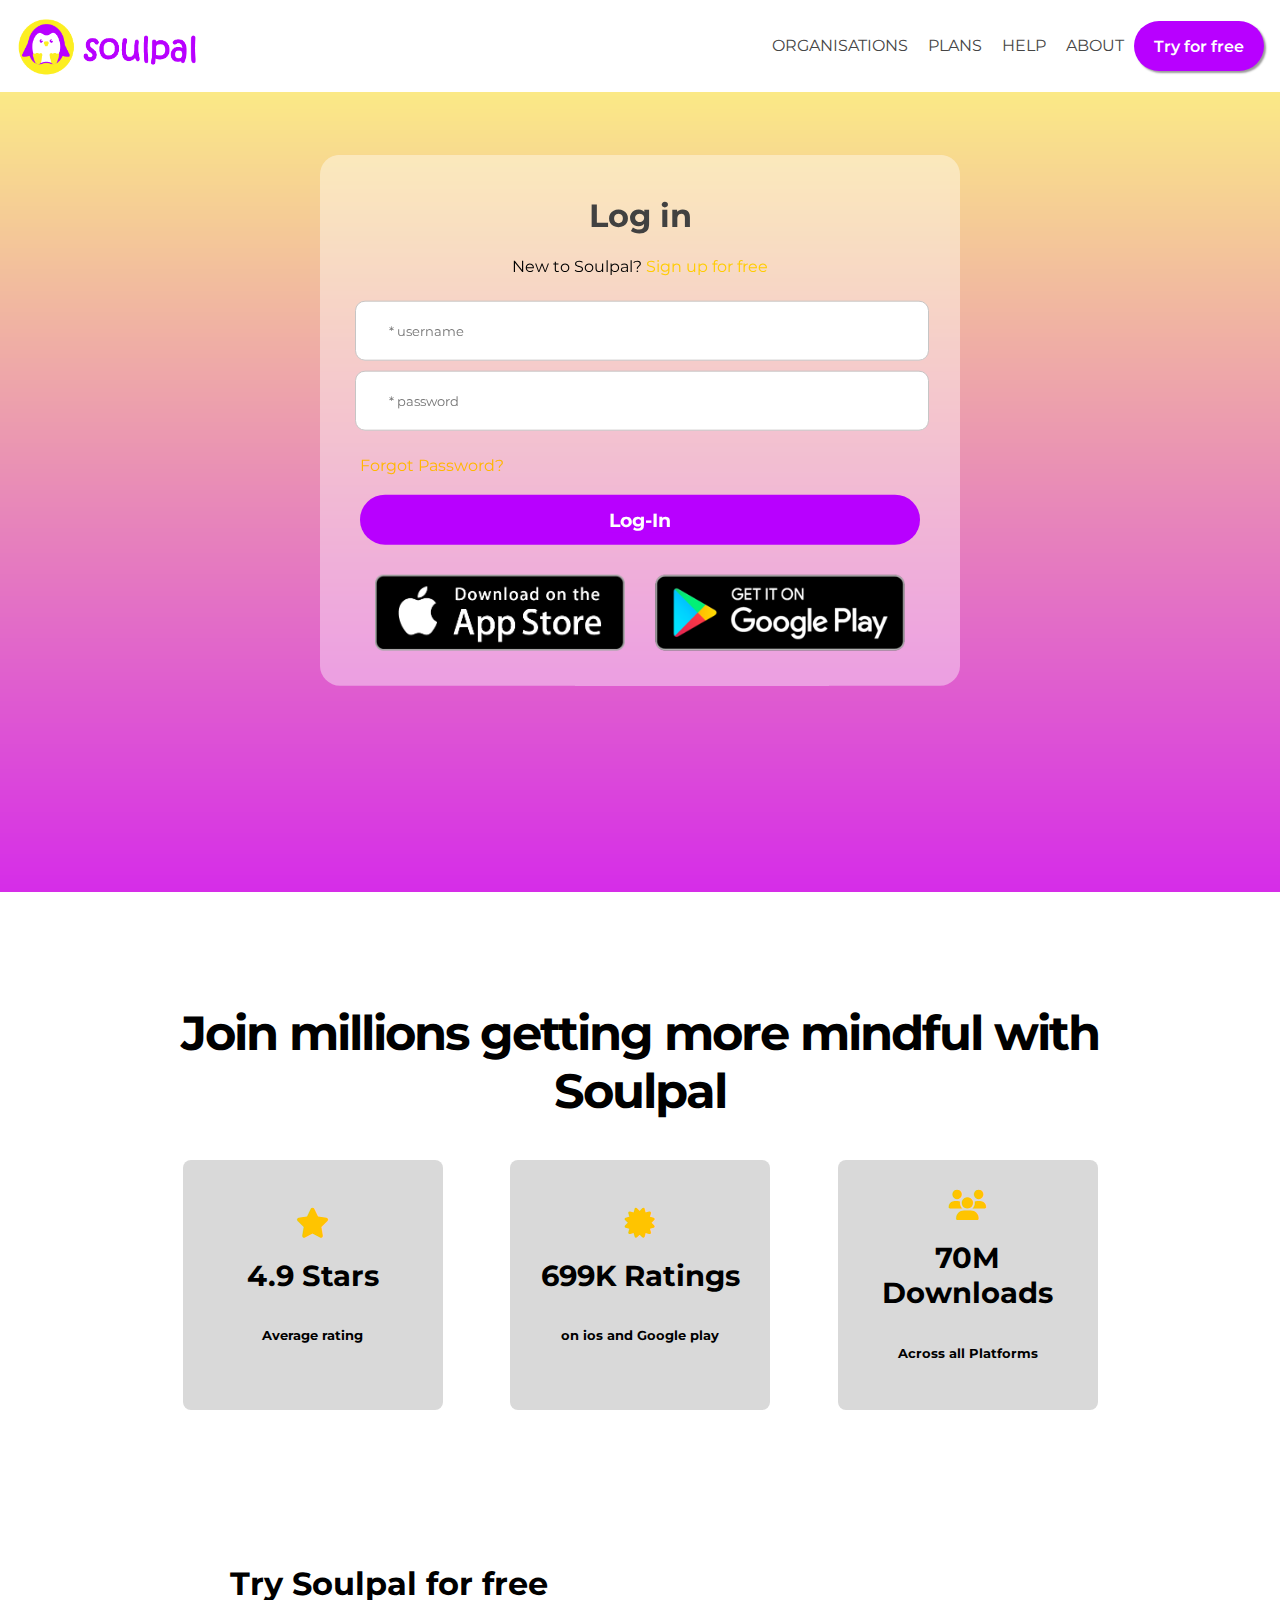
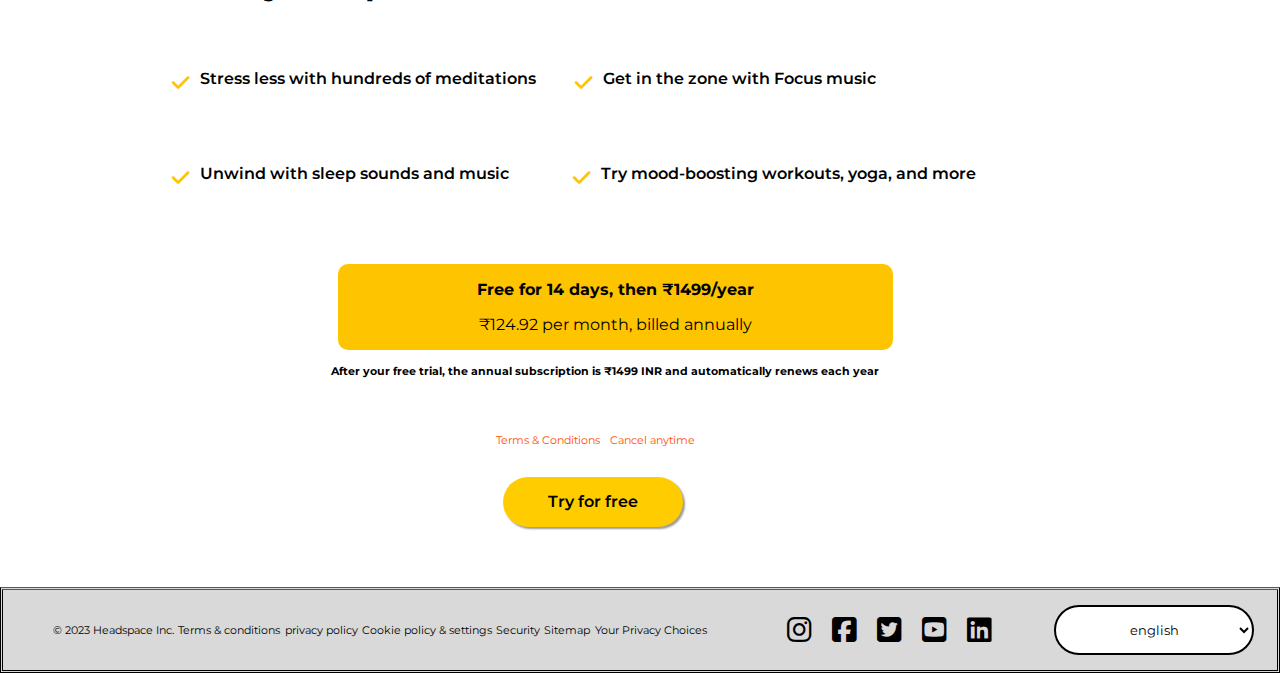
<file: login.html>
<!DOCTYPE html>
<html lang="en">

<head>
    <meta charset="UTF-8">
    <meta name="viewport" content="width=device-width, initial-scale=1.0">
    <title>login</title>
    <link rel="stylesheet" href="login.css">
    <link rel="stylesheet" href="https://cdnjs.cloudflare.com/ajax/libs/font-awesome/6.5.1/css/all.min.css">
</head>

<body>
    <header>

        <div class="navbar">
            <div class="mainlogo"><a href="index.html" target="_blank"><img src="img\main logo w space.png"
                        class="img1"></a>
            </div>
            <div class="nav1">
                <ul class="nav1-1">
                    <li>ORGANISATIONS</li>
                    <li>PLANS</li>
                    <li>HELP</li>
                    <li>ABOUT</li>
                </ul>
                <div class="sign-in">
                    <a href="index.html" class="signininner"> Try for free</a>
                </div>
            </div>


    </header>
    <section>
        <div class="mainbody">
            <h1>Log in</h1>
            <div class="signup">
                New to Soulpal? <a href="signup.html " target="_blank">Sign up for free</a>
            </div>

            <form method="post">
                <div class="text_field">
                    <input type="text" placeholder=" * username" class="input">
                </div>
                <div class="text_field">
                    <input type="password" placeholder=" * password" class="input">
                </div>

                <div class="forgotpass">Forgot Password?</div>
                <div class="submitbutton"><input type="submit" value="Log-In" class="button"> </div>
                <div class="extlinks">
                    <img src="img\1x\app-store.png" class="applink">
                    <img src="img/1x/google-play.png" class="applink">
                </div>

            </form>

        </div>
    </section>
    <footer>
        <div class="footer-1">
            <div class="footer-1-1">
                <div class="footer-1-heading">
                    <h1>Join millions getting more mindful with Soulpal</h1>
                </div>
                <div class="footer-1-state">
                    <div class="state-box1 box">
                        <div class="box-img"><i class="fa-solid fa-star"></i></div>
                        <h3> 4.9 Stars</h3>
                        <h5>Average rating</h5>
                    </div>
                    <div class="state-box2 box">
                        <div class="box-img"><i class="fa-solid fa-certificate"></i></div>
                        <h3> 699K Ratings </h3>
                        <h5>on ios and Google play</h5>

                    </div>
                    <div class="state-box3 box">
                        <div class="box-img"><i class="fa-solid fa-users"></i></div>
                        <h3>70M Downloads</h3>
                        <h5>Across all Platforms</h5>
                    </div>
                </div>
            </div>

        </div>

        <div class="footer-1">
            <div class="footer-1-2">
                <h2> Try Soulpal for free</h2>
                <div class="check">
                    <div class="check-1">
                        <div class="check1 flex">
                            <i class="fa-solid fa-check"></i>
                            <p>Stress less with hundreds of meditations</p>
                        </div>
                        <div class="check2 flex">
                            <i class="fa-solid fa-check"></i>
                            <p>Get in the zone with Focus music</p>
                        </div>
                    </div>
                    <div class="check-1">
                        <div class="check3 flex">
                            <i class="fa-solid fa-check"></i>
                            <p>Unwind with sleep sounds and music</p>
                        </div>
                        <div class="check4 flex">
                            <i class="fa-solid fa-check"></i>
                            <p>Try mood-boosting workouts, yoga, and more</p>
                        </div>
                    </div>
                </div>
            </div>
        </div>
        <div class="footer-1 fomter">
            <div class="plan-box planbox-2">
                <p class="plan-box1 txt"><b>Free for 14 days, then ₹1499/year</b></p>
                <p class="plan-box2 txt">₹124.92 per month, billed annually</p>
            </div>
        </div>
        <div class="footer-1 fomter2">
            <h6>After your free trial, the annual subscription is ₹1499 INR and automatically renews each year</h6>
        </div>
        <div class="footer-1 tandc fomter2">
            <a href="#">Terms & Conditions</a>
            <a href="#" class="a2"> Cancel anytime</a>
        </div>
        <div class="footer-1 sigma">
            <div class="lasttry"><a href="#" class="signininner innercolor">Try for free </a></div>
        </div>

        <div class="footer-2">
            <div class="formality">
                <p>© 2023 Headspace Inc.</p>
                <p>Terms & conditions</p>
                <p>privacy policy</p>
                <p> Cookie policy & settings</p>
                <p> Security</p>
                <p> Sitemap</p>
                <p> Your Privacy Choices</p>
            </div>
            <div class="socials">
                <i class="fa-brands fa-instagram"></i>
                <i class="fa-brands fa-square-facebook"></i>
                <i class="fa-brands fa-square-twitter"></i>
                <i class="fa-brands fa-square-youtube"></i>
                <i class="fa-brands fa-linkedin"></i>
            </div>
            <div class="lan">
                <select>
                    <option value="english">english</option>
                    <option value="hindi">hindi</option>
                    <option value="french">french</option>
                    <option value="U.K">U.K</option>
                </select>
            </div>
        </div>
    </footer>

</body>

</html>
</file>
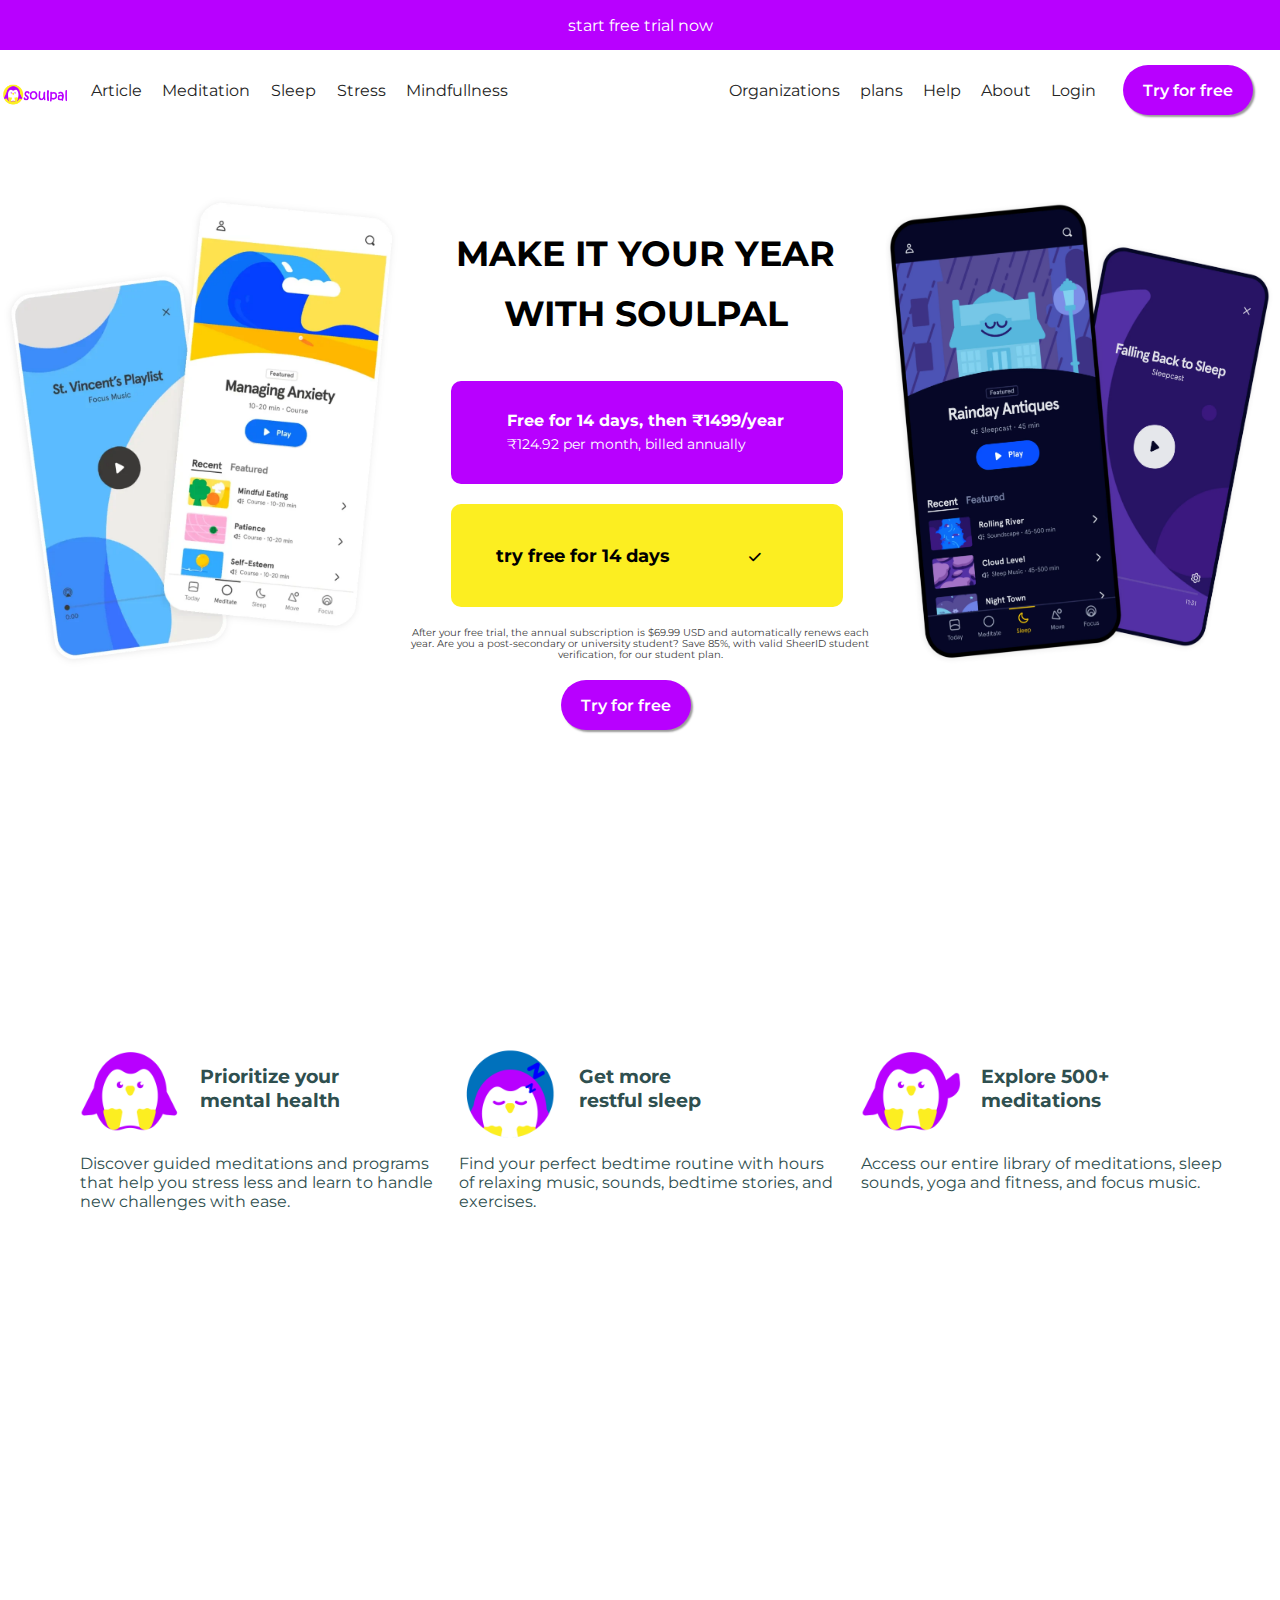
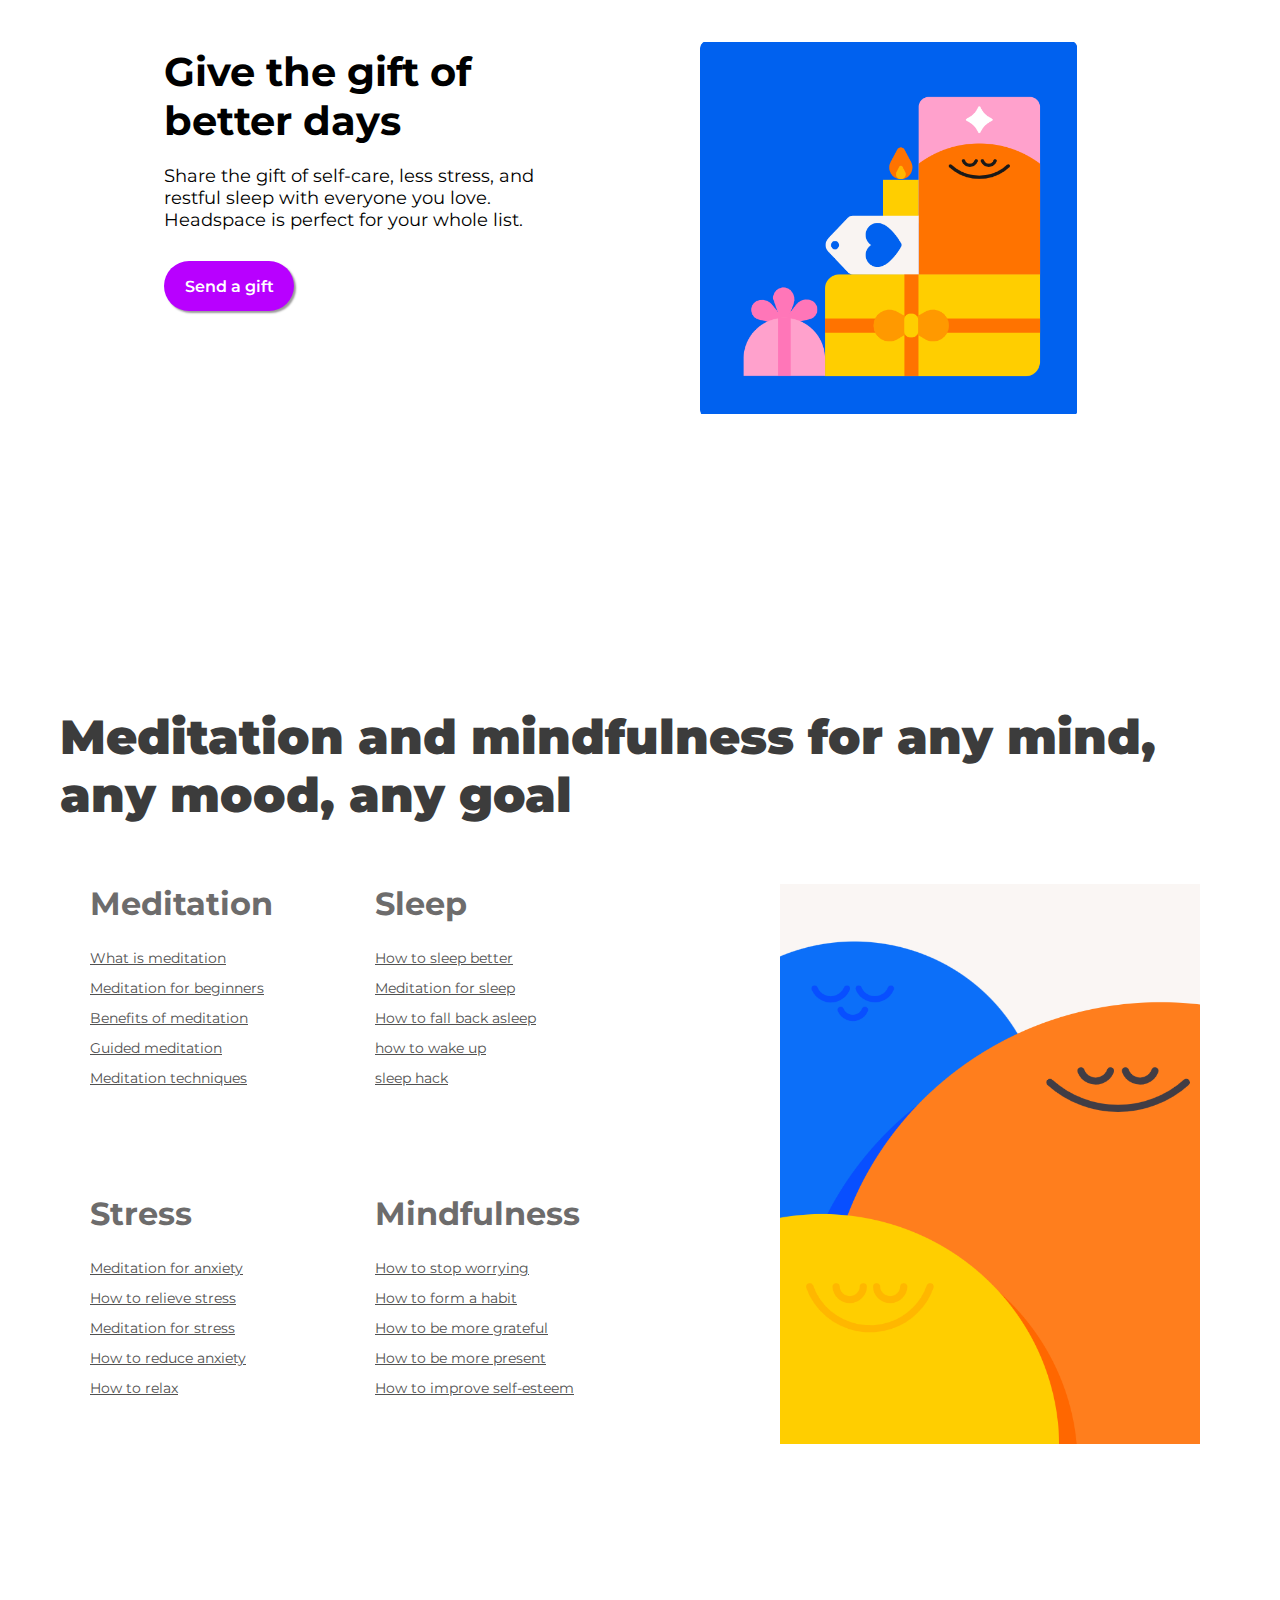
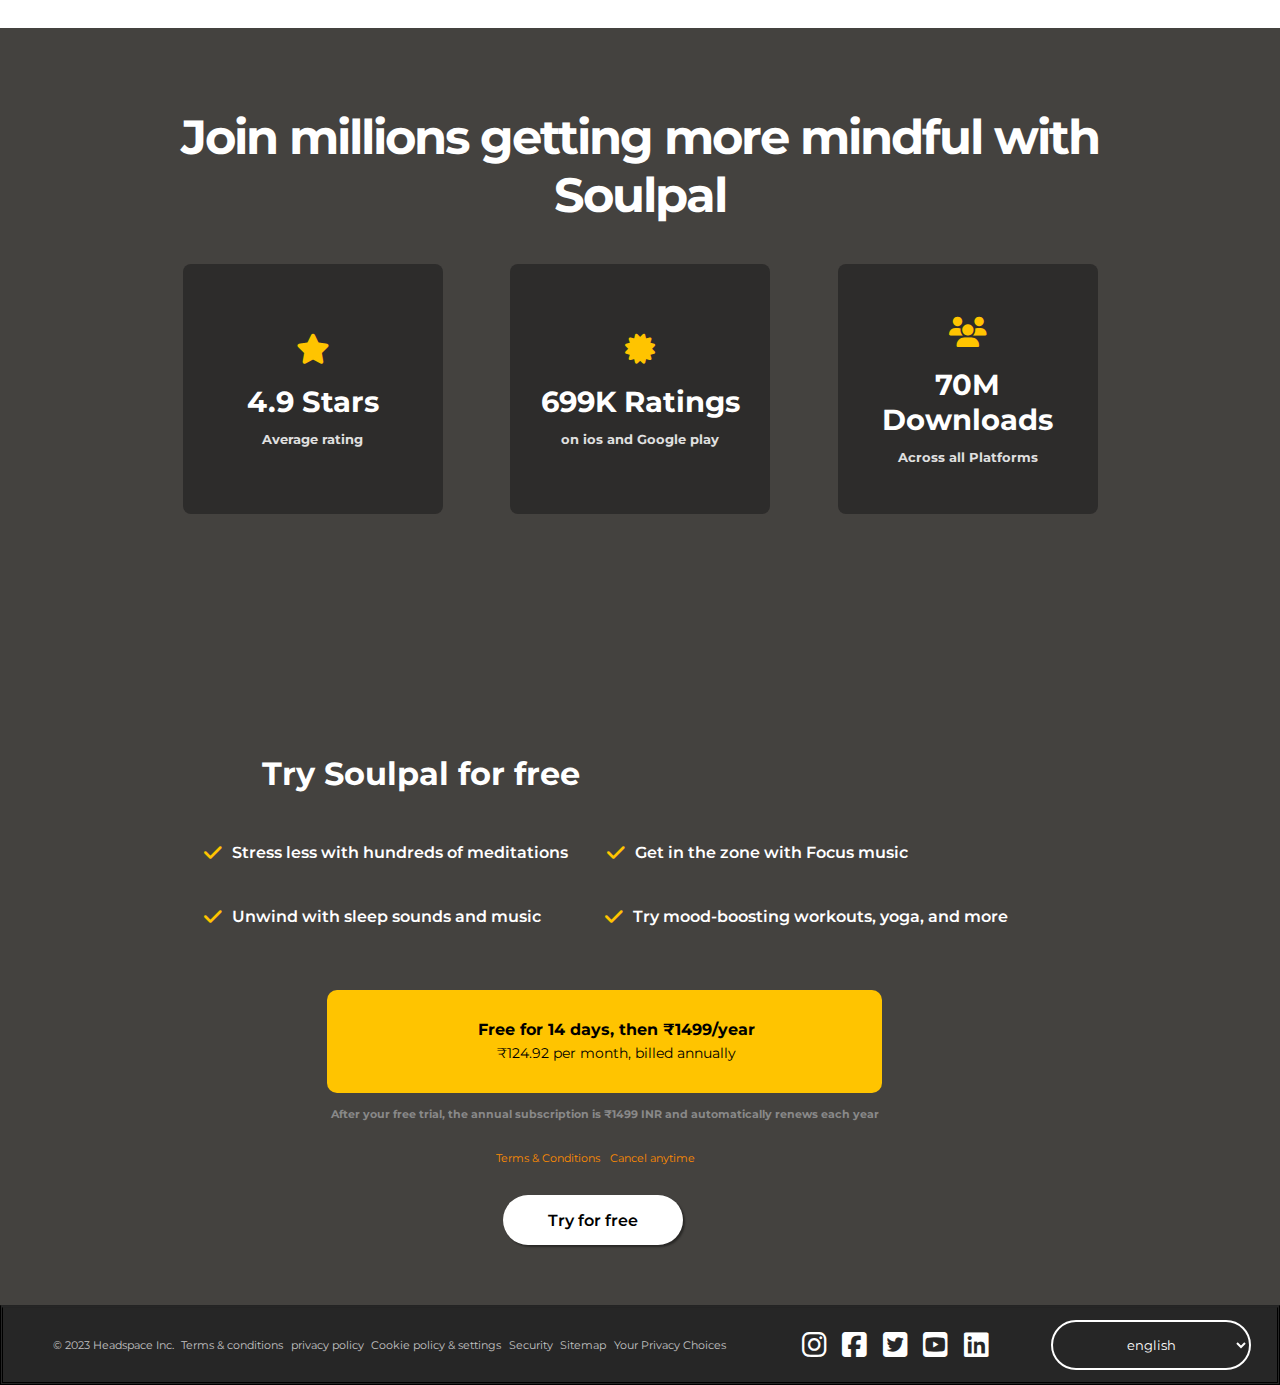
<file: main.html>
<!DOCTYPE html>
<html lang="en">

<head>
    <link rel="stylesheet" href="style.css">
    <link rel="stylesheet" href="https://cdnjs.cloudflare.com/ajax/libs/font-awesome/6.5.1/css/all.min.css">
    <meta charset="UTF-8">
    <meta name="viewport" content="width=device-width, initial-scale=1.0">
    <title>SOULPAL</title>

</head>

<body>


    <header>
        <div class="trial">
            <p> start free trial now</p>
        </div>

        <div class="navbar">
            <div class="mainlogo"><img src=".\img\Artboard 1_5.png" class="img1"></div>
            <div class="nav1">
                <div>Article</div>
                <div>Meditation</div>
                <div>Sleep</div>
                <div>Stress</div>
                <div>Mindfullness</div>
            </div>
            <div class="nav2">
                <div>Organizations</div>
                <div>plans</div>
                <div>Help</div>
                <div>About</div>
                <div>Login</div>
            </div>
            <div class="sign-in">
                <a href="login.html" class="signininner"> Try for free</a>
            </div>

        </div>
    </header>

    <div class="main-body">
        <img src=".\img\main-1.png" class="main-img1">
        <div class="main-content">
            <div class="main-text">
                <h1> MAKE IT YOUR YEAR WITH SOULPAL</h1>
                <div class="plan-box">
                    <p class="plan-box1"><b>Free for 14 days, then ₹1499/year</b></p>
                    <p class="plan-box2">₹124.92 per month, billed annually</p>
                </div>
                <button class="check-box">
                    <span><b>try free for 14 days</b></span>
                    <i class="fa-solid fa-check"></i>
                </button>
            </div>
            <h6>After your free trial, the annual subscription is $69.99 USD and automatically renews each year.
                Are you a post-secondary or university student? Save 85%, with valid SheerID student verification, for
                our student plan.</h6>
            <div class="sign-in2">
                <a href="login.html" class="signininner"> Try for free</a>
            </div>
        </div>
        <img src=".\img\main-2.png" class="main-img2">


    </div>

    <div class="section">
        <div class="sectionmain">
            <div class="sec1">
                <div class="sec1-1">
                    <img src=".\img\Artboard 1_8.png">
                    <h3>Prioritize your mental health</h3>
                </div>
                <p>Discover guided meditations and programs that help you stress less and learn to handle new challenges
                    with ease.</p>
            </div>
            <div class="sec2">
                <div class="sec1-1">
                    <img src=".\img\Artboard 1_4.png">
                    <h3>Get more restful sleep</h3>
                </div>
                <p>Find your perfect bedtime routine with hours of relaxing music, sounds, bedtime stories, and
                    exercises.</p>
            </div>
            <div class="sec3">
                <div class="sec1-1">
                    <img src=".\img\Artboard 1_6.png">
                    <h3>Explore 500+ meditations</h3>
                </div>
                <p>Access our entire library of meditations, sleep sounds, yoga and fitness, and focus music.</p>
            </div>
        </div>
    </div>


    <section class="thirdsec">
        <div class="thirdsec-content">
            <div class="thirdsec-content-1">
                <h1>Give the gift of better days</h1>
               <div class="mobile">
                     <p>Share the gift of self-care, less stress, and restful sleep with everyone you love. Headspace is
                         perfect for your whole list.</p>
                     <div class="sign-in3">
                         <a href="#" class="signininner"> Send a gift </a>
                     </div>
               </div>
            </div>
            <img src=".\img\Screenshot (5).png" class="thirdsec-img">

        </div>
    </section>

    <section class="fourthsec">
        <div class="fourthsec-content">
            <h1>Meditation and mindfulness for any mind, any mood, any goal</h1>
            <div class="fourthsec-content-2">
                <div class="grid-container">
                    <div class="item">
                        <h2>Meditation</h2>
                        <li>
                            <ul>What is meditation</ul>
                            <ul> Meditation for beginners</ul>
                            <ul>Benefits of meditation</ul>
                            <ul>Guided meditation</ul>
                            <ul> Meditation techniques</ul>
                        </li>
                    </div>
                    <div class="item">
                        <h2>Sleep</h2>
                        <li>
                            <ul>How to sleep better</ul>
                            <ul>Meditation for sleep</ul>
                            <ul>How to fall back asleep</ul>
                            <ul>how to wake up </ul>
                            <ul>sleep hack</ul>
                        </li>
                    </div>
                    <div class="item">
                        <h2>Stress</h2>
                        <li>
                            <ul>Meditation for anxiety</ul>
                            <ul>How to relieve stress</ul>
                            <ul>Meditation for stress</ul>
                            <ul>How to reduce anxiety</ul>
                            <ul>How to relax</ul>
                        </li>
                    </div>
                    <div class="item">
                        <h2>Mindfulness</h2>
                        <li>

                            <ul>How to stop worrying</ul>
                            <ul>How to form a habit</ul>
                            <ul>How to be more grateful</ul>
                            <ul>How to be more present</ul>
                            <ul>How to improve self-esteem</ul>
                        </li>
                    </div>
                </div>
                <img src=".\img\Screenshot (6).png" class="grid-img">

            </div>
        </div>
    </section>
    
    <footer>
        <div class="footer-1">
            <div class="footer-1-1">
                <div class="footer-1-heading">
                    <h1>Join millions getting more mindful with Soulpal</h1>
                </div>
                <div class="footer-1-state">
                    <div class="state-box1 box">
                        <div class="box-img"><i class="fa-solid fa-star"></i></div>
                        <h3> 4.9 Stars</h3>
                        <h5>Average rating</h5>
                    </div>
                    <div class="state-box2 box">
                        <div class="box-img"><i class="fa-solid fa-certificate"></i></div>
                        <h3> 699K Ratings </h3>
                        <h5>on ios and Google play</h5>

                    </div>
                    <div class="state-box3 box">
                        <div class="box-img"><i class="fa-solid fa-users"></i></div>
                        <h3>70M Downloads</h3>
                        <h5>Across all Platforms</h5>
                    </div>
                </div>
            </div>

        </div>

        <div class="footer-1">
            <div class="footer-1-2">
                <h2> Try Soulpal for free</h2>
                <div class="check">
                    <div class="check-1">
                        <div class="check1 flex">
                            <i class="fa-solid fa-check"></i>
                            <p>Stress less with hundreds of meditations</p>
                        </div>
                        <div class="check2 flex">
                            <i class="fa-solid fa-check"></i>
                            <p>Get in the zone with Focus music</p>
                        </div>
                    </div>
                    <div class="check-1">
                        <div class="check3 flex">
                            <i class="fa-solid fa-check"></i>
                            <p>Unwind with sleep sounds and music</p>
                        </div>
                        <div class="check4 flex">
                            <i class="fa-solid fa-check"></i>
                            <p>Try mood-boosting workouts, yoga, and more</p>
                        </div>
                    </div>
                </div>
            </div>
        </div>
        <div class="footer-1 fomter">
            <div class="plan-box planbox-2">
                <p class="plan-box1 txt"><b>Free for 14 days, then ₹1499/year</b></p>
                <p class="plan-box2 txt">₹124.92 per month, billed annually</p>
            </div>
        </div>
        <div class="footer-1 fomter2">
            <h6>After your free trial, the annual subscription is ₹1499 INR and automatically renews each year</h6>
        </div>
        <div class="footer-1 tandc fomter2">
            <a href="#">Terms & Conditions</a>
            <a href="#" class="a2"> Cancel anytime</a>
        </div>
        <div class="footer-1 sigma">
            <div class="lasttry"><a href="#" class="signininner innercolor">Try for free </a></div>
        </div>

        <div class="footer-2">
            <div class="formality">
                <p>© 2023 Headspace Inc.</p>
                <p>Terms & conditions</p>
                <p>privacy policy</p>
                <p> Cookie policy & settings</p>
                <p> Security</p>
                <p> Sitemap</p>
                <p> Your Privacy Choices</p>
            </div>
            <div class="socials">
                <i class="fa-brands fa-instagram"></i>
                <i class="fa-brands fa-square-facebook"></i>
                <i class="fa-brands fa-square-twitter"></i>
                <i class="fa-brands fa-square-youtube"></i>
                <i class="fa-brands fa-linkedin"></i>
            </div>
            <div class="lan">
                <select>
                    <option value="english">english</option>
                    <option value="hindi">hindi</option>
                    <option value="french">french</option>
                    <option value="U.K">U.K</option>
                </select>
            </div>
        </div>
    </footer>


</body>

</html>
</file>
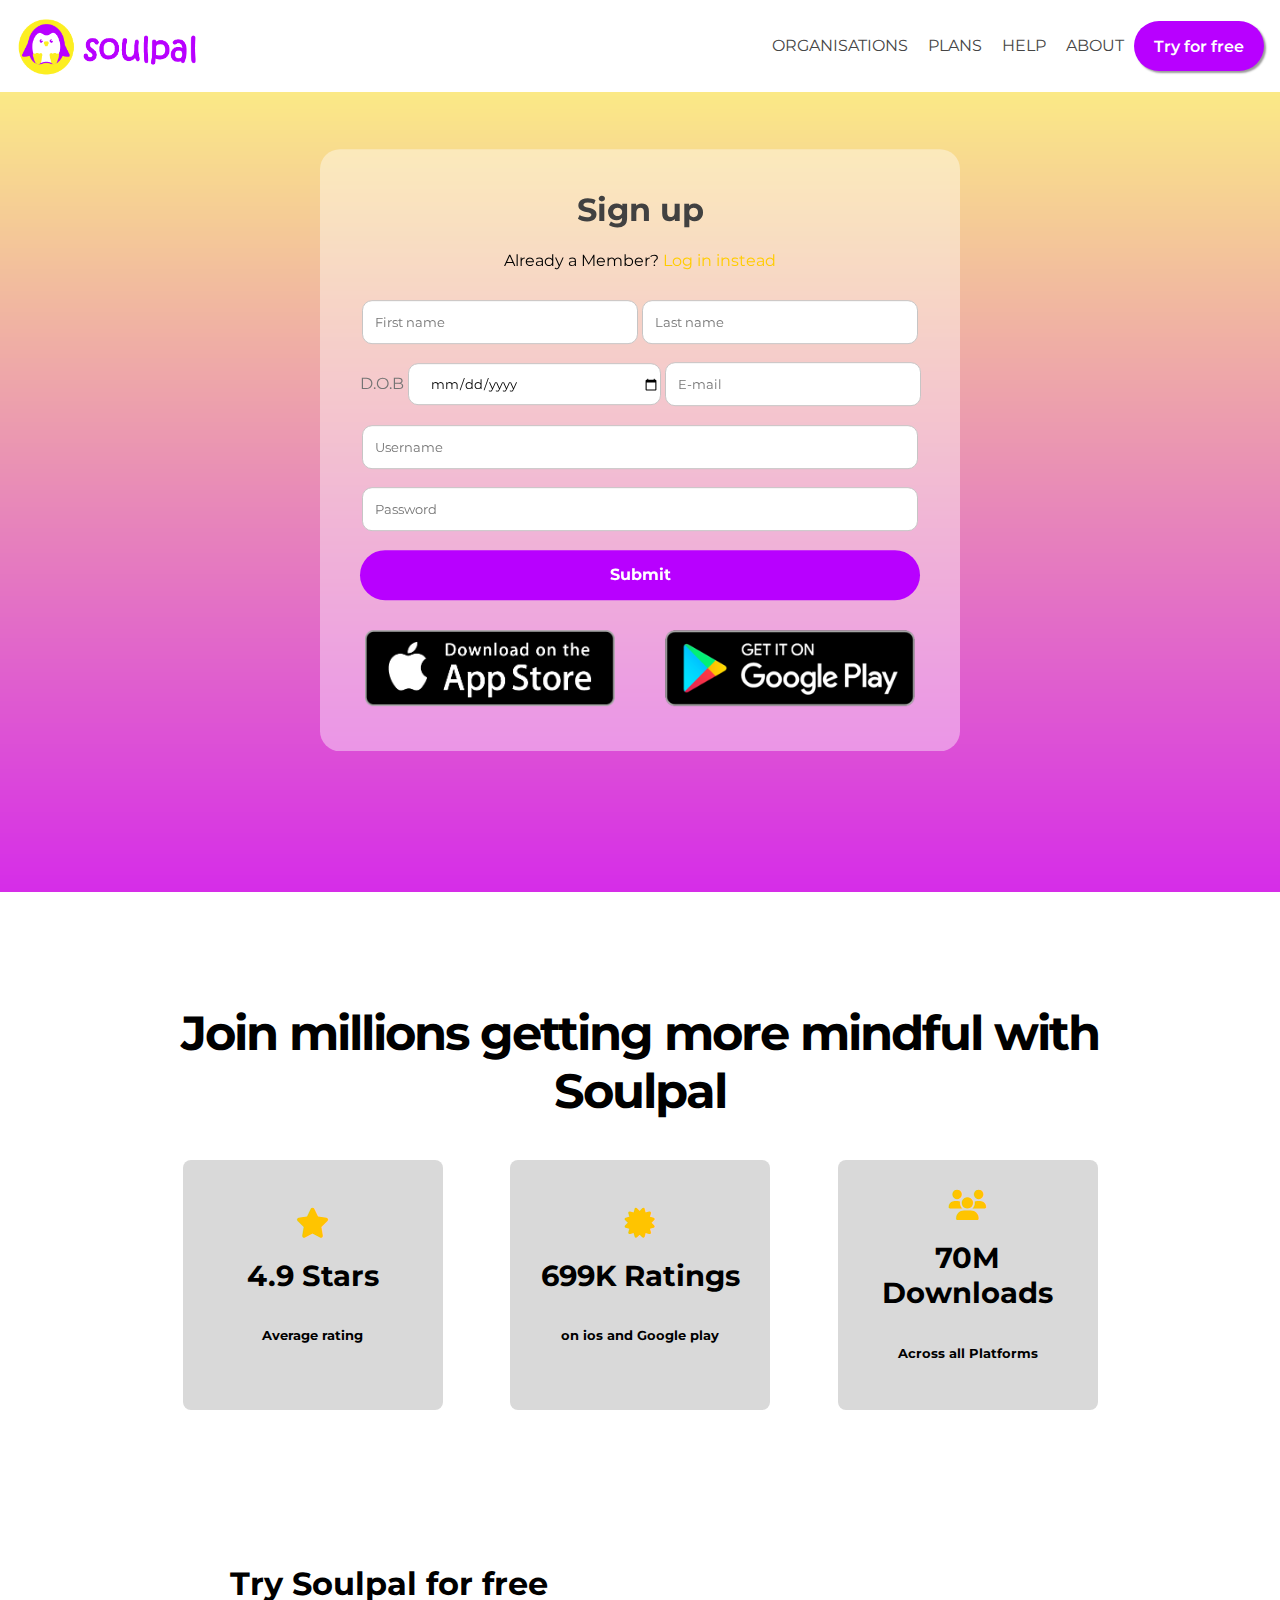
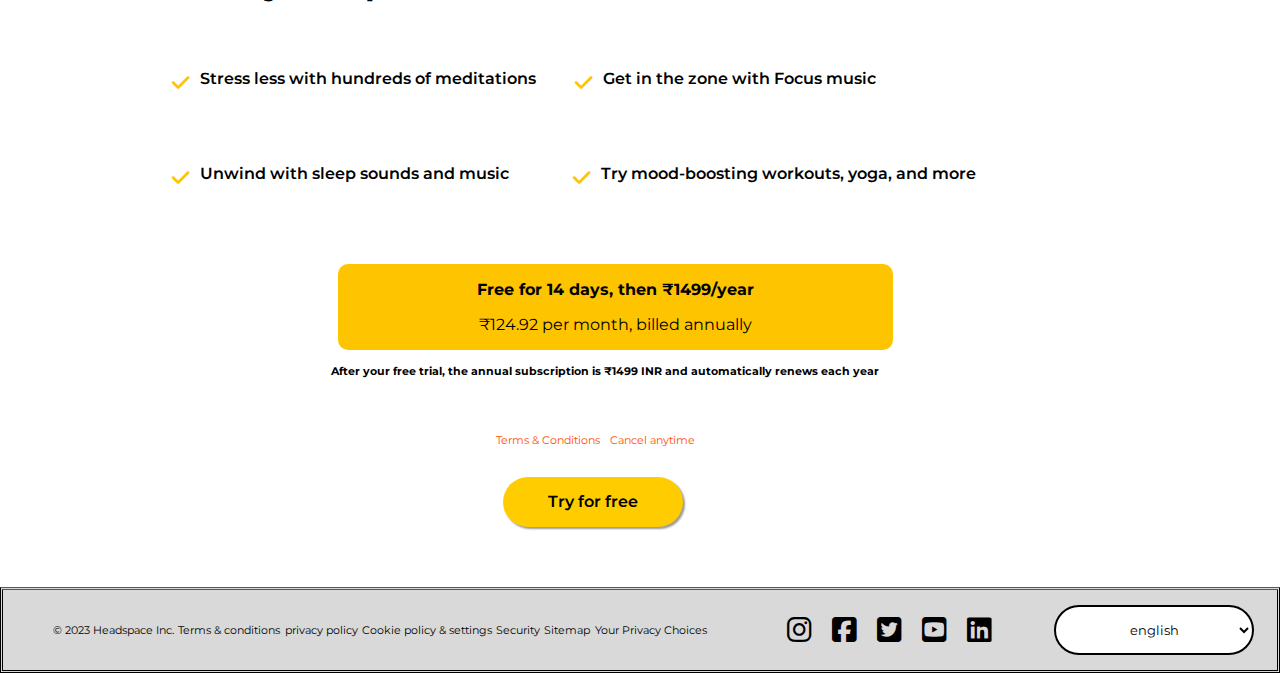
<file: signup.html>
<!DOCTYPE html>
<html lang="en">

<head>
    <meta charset="UTF-8">
    <meta name="viewport" content="width=device-width, initial-scale=1.0">
    <title>sign up page</title>
    <link rel="stylesheet" href="signup.css">
    <link rel="stylesheet" href="https://cdnjs.cloudflare.com/ajax/libs/font-awesome/6.5.1/css/all.min.css">
</head>

<body>
    <section>
        <header>
            <div class="navbar">
                <div class="mainlogo"><a href="index.html" target="_blank"><img src="img\main logo w space.png"
                            class="img1"></a>
                </div>
                <div class="nav1">
                    <ul class="nav1-1">
                        <li>ORGANISATIONS</li>
                        <li>PLANS</li>
                        <li>HELP</li>
                        <li>ABOUT</li>
                    </ul>
                    <div class="sign-in">
                        <a href="index.html"  target="_blank" class="signininner"> Try for free</a>
                    </div>
                </div>
        </header>
        <div class="mainbody">
            <h1>
                Sign up
            </h1>
            <div>
                Already a Member? <a href="login.html" target="_blank" class="loginner">Log in instead</a></div>

            <form method="post">
                <div class="form">

                    <div class="name">
                        <input type="text" placeholder="First name" class="input3">
                        <input type="text" placeholder="Last name" class="input3">
                    </div>
                    <div class="dob">
                        <label for="mydate ">D.O.B</label>
                        <input type="date" id="mydate" class="input2">
                        <input type="email" id="myemail" placeholder="E-mail" class="input2">
                    </div>
                    <div class="user">
                        <input type="text" placeholder="Username" class="input">
                    </div>
                    <div class="pass">
                        <input type="password" placeholder="Password" class="input">
                    </div>

                    <div>
                        <input type="submit" class="submitbutton">
                    </div>
                </div>
                <div class="extlinks">
                    <img src="img\1x\app-store.png" class="applink">
                    <img src="img/1x/google-play.png" class="applink">
                </div>
            </form>
        </div>
        <section></section>
        <footer>
            <div class="footer-1">
                <div class="footer-1-1">
                    <div class="footer-1-heading">
                        <h1>Join millions getting more mindful with Soulpal</h1>
                    </div>
                    <div class="footer-1-state">
                        <div class="state-box1 box">
                            <div class="box-img"><i class="fa-solid fa-star"></i></div>
                            <h3> 4.9 Stars</h3>
                            <h5>Average rating</h5>
                        </div>
                        <div class="state-box2 box">
                            <div class="box-img"><i class="fa-solid fa-certificate"></i></div>
                            <h3> 699K Ratings </h3>
                            <h5>on ios and Google play</h5>

                        </div>
                        <div class="state-box3 box">
                            <div class="box-img"><i class="fa-solid fa-users"></i></div>
                            <h3>70M Downloads</h3>
                            <h5>Across all Platforms</h5>
                        </div>
                    </div>
                </div>

            </div>

            <div class="footer-1">
                <div class="footer-1-2">
                    <h2> Try Soulpal for free</h2>
                    <div class="check">
                        <div class="check-1">
                            <div class="check1 flex">
                                <i class="fa-solid fa-check"></i>
                                <p>Stress less with hundreds of meditations</p>
                            </div>
                            <div class="check2 flex">
                                <i class="fa-solid fa-check"></i>
                                <p>Get in the zone with Focus music</p>
                            </div>
                        </div>
                        <div class="check-1">
                            <div class="check3 flex">
                                <i class="fa-solid fa-check"></i>
                                <p>Unwind with sleep sounds and music</p>
                            </div>
                            <div class="check4 flex">
                                <i class="fa-solid fa-check"></i>
                                <p>Try mood-boosting workouts, yoga, and more</p>
                            </div>
                        </div>
                    </div>
                </div>
            </div>
            <div class="footer-1 fomter">
                <div class="plan-box planbox-2">
                    <p class="plan-box1 txt"><b>Free for 14 days, then ₹1499/year</b></p>
                    <p class="plan-box2 txt">₹124.92 per month, billed annually</p>
                </div>
            </div>
            <div class="footer-1 fomter2">
                <h6>After your free trial, the annual subscription is ₹1499 INR and automatically renews each year</h6>
            </div>
            <div class="footer-1 tandc fomter2">
                <a href="#">Terms & Conditions</a>
                <a href="#" class="a2"> Cancel anytime</a>
            </div>
            <div class="footer-1 sigma">
                <div class="lasttry"><a href="#" class="signininner innercolor">Try for free </a></div>
            </div>

            <div class="footer-2">
                <div class="formality">
                    <p>© 2023 Headspace Inc.</p>
                    <p>Terms & conditions</p>
                    <p>privacy policy</p>
                    <p> Cookie policy & settings</p>
                    <p> Security</p>
                    <p> Sitemap</p>
                    <p> Your Privacy Choices</p>
                </div>
                <div class="socials">
                    <i class="fa-brands fa-instagram"></i>
                    <i class="fa-brands fa-square-facebook"></i>
                    <i class="fa-brands fa-square-twitter"></i>
                    <i class="fa-brands fa-square-youtube"></i>
                    <i class="fa-brands fa-linkedin"></i>
                </div>
                <div class="lan">
                    <select>
                        <option value="english">english</option>
                        <option value="hindi">hindi</option>
                        <option value="french">french</option>
                        <option value="U.K">U.K</option>
                    </select>
                </div>
            </div>
        </footer>

</body>

</html>
</file>
<file: login.css>
@import url('https://fonts.googleapis.com/css2?family=Montserrat:wght@300;400;500;600;700&display=swap');


* {

    font-family: 'Montserrat', sans-serif;
}

body {
    background: url(bg.png);
    margin: 0px;

}

section
{
    height: 800px;
}
/*-------------------header---------------------------------------------------------- */

.navbar {
    display: flex;
    height: 60px;
    padding: 16px;
    background-color: white;
    justify-content: space-between;
    align-items: center;
    

}

.img1 {
    display: flex;
    height: 60px;
}

.nav1 {
    display: flex;
    align-items: center;

}

.nav1-1 {
    list-style: none;
    display: flex;
    height: 90px;

}

.nav1-1 li {
    padding: 0px 10px;
    padding-top: 35px;
    color: rgb(69, 69, 69);
}

.nav1-1 :hover {
    cursor: pointer;
    border: none;
    box-shadow: 0px 4px hwb(283 0% 0%);
}


.signininner {
    width: 130px;
    height: 50px;
    border-radius: 30px;
    background-color: #B800FF;
    border: none;
    box-shadow: 2px 2px 2px rgba(0, 0, 0, 0.4);
    font-size: 1em;
    color: white;
    font-weight: 600;
    cursor: pointer;
    display: flex;
    align-items: center;
    justify-content: center;
    text-decoration: none
}

.signininner:hover {
    background-color: #9f00de;
}
/*-------------------main body--------------------------------------------------------- */

.mainbody {
    display: flex;
    flex-direction: column;
    position: absolute;
    align-items: center;
    left: 50%;
    top: 420px;
    transform: translate(-50%, -50%);
    width: 600px;
    padding: 20px;
    background-color: white;
    background-color: rgba(255, 255, 255, 0.404);
    backdrop-filter: blur(10px);
    border-radius: 20px;
}

.mainbody h1 {
    text-align: center;
    color: #414141;
}

.text_field {
    display: flex;
    height: 25px;
    width: 60px;
    position: relative;
    left: 25%;
    font-size: 10px;
    padding: 5px;
}

.text_field2 {
    display: inline-block;
    height: 25px;
    width: 60px;
    position: relative;
    left: 25%;
    font-size: 10px;
    padding: 5px;
}

.submitbutton {
    width: 560px;
    height: 50px;
    border-radius: 30px;
    background-color: #B800FF;
    border: none;
    cursor: pointer;
    display: flex;
    align-items: center;
    justify-content: center;
    text-decoration: none
}

.button {
    border: none;
    background-color: #B800FF;
    color: #ffffff;
    font-size: 1.2em;
    font-weight: bolder;
}


.signup a {
    text-decoration: none;
    color: #ffcc00;
}

.signup {
    margin-bottom: 20px;
}

.text_field {
    height: 60px;
    width: 590px;
    margin-left: -150px;

}

.input {
    width: 540px;
    border-radius: 10px;
    padding-left: 30px;
    border: 1px solid #c6c5c5;
}

.input:focus {
    outline-color: #ffcc00;
    border: 1px;
    border-color: #ffcc00;
}

.forgotpass {
    margin-top: 20px;
    color: #ffb700;
    margin-bottom: 20px;
}
.forgotpass :hover
{
    cursor: pointer;
}
.extlinks
{
    width: 500px;
    display: flex;
    justify-content: space-between;
}
.applink
{
    display: flex;
    width: 250px;
    margin: 15px;
    margin-top: 30px;
}

.extlinks :hover
{
 cursor: pointer;
}

/*-----------------footer---------------------------------------------------------- */
.footer-1 {
    height: auto;
    background-color: #ffffff;
    display: flex;
    justify-content: center;
}

.footer-1-1 {
    height: 400px;
    width: 1000px;
    padding-top: 80px;
    padding-bottom: 128px;
    margin: 0px 687.6px 0px 687.6px;
}

.footer-1-heading {

    font-size: 1.5em;
    text-align: center;
    letter-spacing: -2px;
    color: rgb(0, 0, 0);
    margin-bottom: 40px;
}

.footer-1-state {
    height: 250px;
    width: 1000px;
    display: flex;
    justify-content: space-evenly;
}

.box {
    height: 250px;
    background-color: rgb(217, 217, 217);
    width: 260px;
    display: flex;
    justify-content: center;
    align-items: center;
    flex-direction: column;
    margin: 0px 25px;
    border-radius: 8px;
}

.box-img {
    font-size: 30px;
    color: #ffc400 ;
}

.footer-1-state h3 {
    font-size: 1.8em;
    color: rgb(0, 0, 0);
    align-items: center;
    margin-left: 0px;
    text-align: center;
    margin: 16px 20px 12px 20px;
}

.footer-1-state h5 {
    color: rgb(0, 0, 0);
    align-items: center;
    justify-content: center;
}

.footer-1-2 {
    width: 1000px;
    padding: 64px 32px 0px 32px;
    height: 300px;
    z-index: 1;

}

.footer-1-2 h2 {
    margin: 0px 90px 50px;
    color: rgb(0, 0, 0);
    font-size: 32px;
}

.check {
    width: 936px;
    height: 126px;
    color: rgb(0, 0, 0);
    z-index: 2;
}

.flex {
    display: flex;
    margin: 0px 32px 24px;
}

.check-1 {
    display: flex;
    margin-bottom: 20px;
}

.check i {
    font-size: 20px;
    color: #ffc400;
    margin-top: 20px;
    margin-right: 10px;
    font-weight: bolder;
}

.check2 {
    margin-left: 7px;
}

.check p {
    font-weight: 600;
}

.planbox-2 {
    width: 555px;
    color: rgb(0, 0, 0);
    background-color: #ffc400;
    margin-left: -50px;
    border-radius: 10px;
}

.txt {
    text-align: center;
    margin-left: -40spx;
}

.footer-1 h6 {
    color: rgb(0, 0, 0);
    width: 550px;
    margin-top: 15px;
    text-align: center;
    margin-left: -70px;
}

.tandc {
    margin-left: -90px;
}

.tandc a {
    margin-top: 30px;
    color: #ff4d00;
    font-size: 0.7em;
    text-decoration: none;
}

.a2 {
    margin-left: 10px;
}

.lasttry {
    margin-top: 30px;
    margin-left: -95px;
}

.innercolor {
    color: rgb(0, 0, 0);
    background-color: #ffcc00;
    width: 180px;
}

.innercolor:hover {
    background-color: #ffa600;
}

.sigma {
    padding-bottom: 60px;
}

.footer-2 {
    background-color: rgb(217, 217, 217);
    height: 80px;
    border-top: 3px solid rgb(87, 86, 86);
    border-style: double;
    display: flex;
    align-items: center;
    justify-content: center;
}

.formality {
    height: inherit;
    width: 800px;
    margin-left: 50px;
    display: flex;
    align-items: center;
    color: #000000;
    justify-content: space-between;
    font-size: 0.7em;
}

.socials {
    height: inherit;
    width: 300px;
    margin-left: 40px;
    display: flex;
    align-items: center;
    justify-content: space-evenly;
    padding: 0px 20px;
}

.socials i {
    font-size: 28px;
    color: rgb(0, 0, 0);
}

.socials i:hover {
    cursor: pointer;
}

.formality p:hover {
    cursor: pointer;
}

.lan {
    height: inherit;
    width: 300px;
    display: flex;
    align-items: center;
    justify-content: center;
}

.lan select {
    width: 200px;
    background-color: rgb(255, 255, 255);
    border: 2px solid  rgb(0, 0, 0);
    height: 50px;
    border-radius: 25px;
    color: rgb(4, 4, 4);
}

.lan select {
    padding-left: 70px;
}
</file>
<file: style.css>
@import url('https://fonts.googleapis.com/css2?family=Montserrat:wght@300;400;500;600;700&display=swap');


* {
    margin: 0;
    box-sizing: border-box;
    font-family: 'Montserrat', sans-serif;
}

.trial {
    height: 50px;
    background-color: #B800FF;
    color: white;
    display: flex;
    font-size: 1em;

    justify-content: center;
    align-items: center;
}

.navbar {

    height: 80px;
    color: rgb(36, 36, 36);
    display: flex;
    align-items: center;
    justify-content: center;
}

.navbar:hover {
    cursor: pointer;
}

.mainlogo {
    display: flex;
    height: 80px;
    justify-content: center;

}

.img1 {
    padding-top: 10px;
    display: flex;
    height: 80px;
}

.nav1 {
    display: flex;
    height: 80px;
    width: 500px;
    justify-content: space-evenly;
    align-items: center;
    margin-right: 100px;
}

.nav1 div {
    display: flex;
    height: 80px;
    align-items: center;
}


.nav1 div:nth-child(1):hover {
    border: none;
    box-shadow: 0px 4px rgb(255, 2, 175);
}

.nav1 div:nth-child(2):hover {
    border: none;
    box-shadow: 0px 4px rgb(22, 255, 22);
}

.nav1 div:nth-child(3):hover {
    border: none;
    box-shadow: 0px 4px yellow;
}

.nav1 div:nth-child(4):hover {
    border: none;
    box-shadow: 0px 4px rgb(255, 3, 3);
}

.nav1 div:nth-child(5):hover {
    border: none;
    box-shadow: 0px 4px blue;
}

.nav2 {
    display: flex;
    width: 400px;
    justify-content: space-between;
    margin-left: 100px;
}

.nav2 div {
    height: 80px;
    align-items: center;
    display: flex;
}

.nav2 div:nth-child(1):hover {
    border: none;
    box-shadow: 0px 4px rgb(255, 2, 2);
}

.nav2 div:nth-child(2):hover {
    border: none;
    box-shadow: 0px 4px rgb(22, 255, 22);
}

.nav2 div:nth-child(3):hover {
    border: none;
    box-shadow: 0px 4px yellow;
}

.nav2 div:nth-child(4):hover {
    border: none;
    box-shadow: 0px 4px rgb(255, 3, 255);
}

.nav2 div:nth-child(5):hover {
    border: none;
    box-shadow: 0px 4px blue;
}

.sign-in {
    display: flex;
    width: 200px;
    justify-content: center;
}

.signininner {
    width: 130px;
    height: 50px;
    border-radius: 30px;
    background-color: #B800FF;
    border: none;
    box-shadow: 2px 2px 2px rgba(0, 0, 0, 0.4);
    font-size: 1em;
    color: white;
    font-weight: 600;
    cursor: pointer;
    display: flex;
    align-items: center;
    justify-content: center;
    text-decoration: none
}

.signininner:hover {
    background-color: #8200b5;
}

.main-body {
    padding-top: 64px;
    height: 650px;
    display: flex;
    justify-content: center;
}

.main-img1 {
    width: 400.7px;
    height: 476px;
}

.main-img2 {
    width: 400.7px;
    height: 476px;
}

.main-content {
    display: block;
    width: 500.7px;
    height: 476.8px;

}

.main-text {
    margin-left: 50px;
}

.main-content h1 {
    font-size: 2.2em;
    font-weight: bolder;
    width: 390px;
    height: 187px;
    line-height: 60px;
    margin: 0px 0px;
    padding-bottom: 32px;
    padding-top: 30px;
    text-align: center;
}

.plan-box {
    display: sblock;
    width: 392px;
    height: 103px;
    background-color: #B800FF;
    border-radius: 10px;
    color: rgb(255, 255, 255);
    margin: 0px 22px 0px 0px;
    padding: 0px 31.105px;
}

.plan-box:hover {
    cursor: pointer;
}

.plan-box1 {
    padding-top: 30px;
    padding-bottom: 5px;
    padding-left: 25px;
}

.plan-box2 {
    font-size: 0.9em;
    padding-left: 25px;
}

.check-box {

    height: 103px;
    display: flex;
    align-items: center;
    padding-left: 20px;
    width: 392px;
    border: none;
    background-color: #FCEE21;
    border-radius: 10px;
    margin-top: 20px;
}

.check-box span {
    display: flex;
    font-size: large;
    align-items: center;
    padding-left: 25px;

}

.check-box i {
    height: 10px;
    width: 70px;
    margin-left: 50px;
}

.check-box:hover {
    cursor: pointer;
}

.check-box:active {
    background-color: yellow;
    border: none;
    cursor: pointer;
}

.main-content h6 {
    align-items: center;
    color: rgb(60, 60, 60);
    text-align: center;
    font-size: 0.6em;
    padding-top: 20px;
    font-weight: 400;
}

.sign-in2 {
    margin-top: 20px;
    margin-left: 160px;
}

.section {
    height: 398px;
    margin-top: 200px;
    display: flex;
    justify-content: center;
    margin-bottom: 150px;
}

.sectionmain {
    width: 1200px;
    height: 398px;
    display: flex;
    align-items: center;
    padding: 64px 0px 128px 40px;
}

.sec1 {
    height: 206px;
    width: 386px;

}

.sec2 {
    height: 206px;
    width: 386px;

}

.sec3 {
    height: 206px;
    width: 386px;
    margin-left: 24px;

}

.sectionmain img {
    height: 100px;
    width: 100px;
}

.sec1-1 {
    display: flex;
}

.sectionmain h3 {
    width: 150px;
    margin-left: 20px;
    font-size: 1.2em;
    padding-top: 20px;
    color: darkslategray;
}

.sectionmain p {
    padding-top: 10px;
    color: darkslategray;
}

.thirdsec {
    height: 600px;
    justify-content: center;
    display: flex;
    margin-bottom: 100px;
}

.thirdsec-content {
    width: 1160px;
    height: 600px;
    padding: 114px 104px;
    display: flex;
    flex-direction: row;
}

.thirdsec-content-1 {
    display: flex;
    flex-direction: column;
    margin-right: 128px;
}

.thirdsec-content-1 h1 {
    width: 408px;
    font-size: 40px;
    padding-top: 5px;
}

.thirdsec-content-1 p {
    width: 408px;
    font-size: 18px;
    padding-top: 20px;
}

.sign-in3 {
    margin-top: 30px;
}

.fourthsec {
    display: flex;
    height: 1000px;
    justify-content: center;

}

.fourthsec-content {
    height: 1000px;
    width: 1160px;
    padding: 80px 0px 128px 0px;
}

.fourthsec-content h1 {
    width: 1100px;
    font-weight: 900;
    color: rgb(60, 60, 60);
    font-size: 3em;
}

.grid-container {
    width: 550px;
    height: 600px;
    grid-template-rows: repeat(2, 1fr);
    grid-template-columns: repeat(2, 1fr);
    row-gap: 20px;
    column-gap: 20px;
    display: grid;
}

.grid-img {
    height: 560px;
    width: 420px;
    margin-left: 170px;

}

.fourthsec-content-2 {
    display: flex;
    margin-top: 60px;
}

.item li {
    list-style: none;
    margin-top: 30px;
    line-height: 30px;
    text-decoration: underline;
    color: rgb(81, 81, 81);
    margin-left: -10px;
    font-size: 0.9em;
}

.item h2 {
    margin: 0px 0px -10px 15px;
    color: rgb(109, 108, 108);
    font-size: 2em;
    margin-left: 30px;
}

.item li:hover {
    cursor: pointer;
}

.footer-1 {
    height: auto;
    background-color: #44423F;
    display: flex;
    justify-content: center;
}

.footer-1-1 {
    height: 662px;
    width: 1000px;
    padding-top: 80px;
    padding-bottom: 128px;
    margin: 0px 687.6px 0px 687.6px;
}

.footer-1-heading {

    font-size: 1.5em;
    text-align: center;
    letter-spacing: -2px;
    color: white;
    margin-bottom: 40px;
}

.footer-1-state {
    height: 250px;
    width: 1000px;
    display: flex;
    justify-content: space-evenly;
}

.box {
    height: 250px;
    background-color: #2D2C2B;
    width: 260px;
    display: flex;
    justify-content: center;
    align-items: center;
    flex-direction: column;
    margin: 0px 25px;
    border-radius: 8px;
}

.box-img {
    font-size: 30px;
    color: #ffc400;
}

.footer-1-state h3 {
    font-size: 1.8em;
    color: white;
    align-items: center;
    margin-left: 0px;
    text-align: center;
    margin: 16px 20px 12px 20px;
}

.footer-1-state h5 {
    color: rgb(224, 224, 224);
    align-items: center;
    justify-content: center;
}

.footer-1-2 {
    width: 1000px;
    padding: 64px 32px;
    height: 300px;
    z-index: 1;

}

.footer-1-2 h2 {
    margin: 0px 90px 50px;
    color: white;
    font-size: 32px;
}

.check {
    width: 936px;
    height: 126px;
    color: white;
    z-index: 2;
}

.flex {
    display: flex;
    margin: 0px 32px 24px;
}

.check-1 {
    display: flex;
    margin-bottom: 20px;
}

.check i {
    font-size: 20px;
    color: #ffc400;
    margin-right: 10px;
    font-weight: bolder;
}

.check2 {
    margin-left: 7px;
}

.check p {
    font-weight: 600;
}

.planbox-2 {
    width: 555px;
    color: rgb(0, 0, 0);
    background-color: #ffc400;
    margin-left: -50px;
}

.txt {
    text-align: center;
    margin-left: -40spx;
}

.footer-1 h6 {
    color: rgb(137, 137, 137);
    width: 550px;
    margin-top: 15px;
    text-align: center;
    margin-left: -70px;
}

.tandc {
    margin-left: -90px;
}

.tandc a {
    margin-top: 30px;
    color: #ff8c00;
    font-size: 0.7em;
    text-decoration: none;
}

.a2 {
    margin-left: 10px;
}

.lasttry {
    margin-top: 30px;
    margin-left: -95px;
}

.innercolor {
    color: black;
    background-color: #ffffff;
    width: 180px;
}

.innercolor:hover {
    background-color: #e9e9e9;
}

.sigma {
    padding-bottom: 60px;
}

.footer-2 {
    background-color: rgb(38, 38, 38);
    height: 80px;
    border-top: 3px solid rgb(36, 36, 36);
    border-style: double;
    display: flex;
    align-items: center;
    justify-content: center;
}

.formality {
    height: inherit;
    width: 800px;
    margin-left: 50px;
    display: flex;
    align-items: center;
    color: #c3c3c3;
    justify-content: space-between;
    font-size: 0.7em;
}

.socials {
    height: inherit;
    width: 300px;
    margin-left: 40px;
    display: flex;
    align-items: center;
    justify-content: space-evenly;
    padding: 0px 20px;
}

.socials i {
    font-size: 28px;
    color: white;
}

.socials i:hover {
    cursor: pointer;
}

.formality p:hover {
    cursor: pointer;
}

.lan {
    height: inherit;
    width: 300px;
    display: flex;
    align-items: center;
    justify-content: center;
}

.lan select {
    width: 200px;
    background-color: rgb(38, 38, 38);
    border: 2px solid white;
    height: 50px;
    border-radius: 25px;
    color: white;
}

.lan select {
    padding-left: 70px;
}

.navbarmobile {
    display: none;
}




/* --------------------------------------mobile devices css ------------------------------------------------------- */

@media screen and (max-width: 500px) {
    .trial {
        height: 50px;
        background-color: #B800FF;
        color: white;
        display: flex;
        font-size: 1em;
        justify-content: center;
        align-items: center;
    }

    .navbar {
        display: none;
    }

    .navbarmobile {
        background-color: rgb(255, 255, 255);
        color: #B800FF;
        display: flex;
        margin-bottom: 20px;
        border-bottom: 4px  soild black;
        justify-content: space-between;
    }

    .mainmenu {
        height: 100vh;
        position: fixed;
        top: 0;
        left: 0;
        right: 0;
        z-index: 10;
        flex-direction: column;
        justify-content: center;
        align-items: center;list-style: none;
        background-color: #ffffff;
        transition: top 1s ease;
        display: none;
    }
    

    .closemenu {
        display: block;
        position: absolute;
        top: 20px;
        font-size: 2rem;
    cursor: pointer;
        right: 20px;
    }

    .openmenu {

        margin: 20px;
        font-size: 2rem;
        cursor: pointer;
        margin-left: 30px;
        display: block;

    }
    .mainmenu li a{
        display: inline-block;
        margin: 20px;
        text-decoration: none;
        text-transform: uppercase;
     font-size: 1.5rem;
        color: rgb(0, 0, 0);
    }
    .mainmenu a:hover{
        background-color: grey;
        cursor: pointer;
    }
    .mainmenu li a:hover {
        background: none;
        color: #B800FF;
        font-size: 1.6rem;
    }

    .icons i {
        display: inline-block;
        padding: 12px;
        font-size: 2rem;
    cursor: pointer;
    color: black;
    }
    body {
        width: 100vw;
        overflow-x: hidden;
    }

    .main-body {
        height: 1010px;
        display: block;
        justify-content: center;
        padding-bottom: 20px;
        padding-top: 0px;
    }

    .main-content {
        display: flex;
        width: auto;
        flex-direction: column;
        height: 476.8px;
        justify-content: center;
    }

    .main-text {
        margin-left: 0px;
    }

    .main-content h1 {
        font-size: 2em;
        font-weight: bolder;
        width: auto;
        height: 187px;
        line-height: 60px;
        margin: 0px 0px;
        padding-bottom: 32px;
        padding-top: 30px;
        text-align: center;
    }

    .plan-box {
        margin: 0px 0px 0px 10px;
    }

    .plan-box2 {
        padding-left: 35px;
    }

    .check-box {
        margin-left: 10px;
    }

    .main-content h6 {
        margin: 0px 20px;
    }

    .sign-in2 {
        display: flex;
        justify-content: center;
        margin-left: 0px;
    }

    .main-img2 {
        display: none;
    }

    .section {
        height: 600px;
        margin-top: 30px;
        margin-bottom: 30px;
        justify-content: center;
        margin-bottom: 50px;
    }

    .sec1 {
        height: 206px;
        width: 386px;
        display: flex;
    }

    .sec2 {
        height: 206px;
        width: 386px;
        display: flex;
    }

    .sec3 {
        height: 206px;
        width: 386px;
        margin-left: 0PX;
        display: flex;
    }

    .sec1-1 {
        display: block;
    }

    .sec1-1 h3 {
        margin-left: 0px;
    }

    .sectionmain {
        width: 1200px;
        height: 630px;
        display: block;
        align-items: center;
        padding: 20px 0px 0px 20px;
    }

    .sectionmain p {
        padding-top: 40px;
        color: darkslategray;
        text-align: center;
        padding: 20px 30px 0px 30px;
        line-height: 1.4;
    }

    /* --------------------------------------------------------third sec--------------------------------------------------------------- */
    .thirdsec {
        margin-top: 60px;
        height: 380px;
        margin-bottom: 0px;
    }

    .thirdsec-content {
        width: auto;
        height: 380px;
        display: block;
        padding: 0px 0px 0px 0px;
    }

    .thirdsec-content-1 {
        display: flex;
        flex-direction: column;
        margin-right: 0px;
    }

    .thirdsec-content-1 h1 {
        width: auto;
        font-size: 40px;
        padding-top: 0px;
        text-align: center;
    }

    .thirdsec-content-1 p {
        width: 208px;
        font-size: 0.9em;
        text-align: center;
        padding: 70px 0px 0px 20px;
    }

    .thirdsec-img {
        display: none;
    }

    .mobile {
        display: flex;
    }

    .sign-in3 {
        margin: 80px 30px;
    }

    /* ------------------------section fourth-------------------- */

    .fourthsec {
        display: block;
        height: 900px;
        justify-content: center;
    }

    .fourthsec-content {
        height: 900px;
        width: auto;
        padding: 30px 0px 0px 0px;
    }

    .fourthsec-content h1 {
        width: auto;
        font-weight: 900;
        color: rgb(60, 60, 60);
        font-size: 1.3em;
        text-align: center;
        padding: 0px 30px;
    }

    .grid-img {
        display: none;
    }

    .grid-container {
        width: auto;
        height: 700px;
        grid-template-rows: repeat(2, 1fr);
        grid-template-columns: repeat(2, 1fr);
        row-gap: 0px;
        column-gap: 10px;
        display: grid;
        padding: 0px 20px;
    }

    .item h2 {
        margin: 0px 0px 0px 0px;
        color: rgb(109, 108, 108);
        font-size: 1.5em;
        margin-left: 30px;
    }

    .item li {
        list-style: none;
        margin-top: 30px;
        line-height: 25px;
        text-decoration: underline;
        color: rgb(81, 81, 81);
        margin-left: 0px;
        font-size: 0.8em;
    }

    .item {
        width: 160px;
    }

    /* --------------------------------------------footer------------------------------------------------ */
    .footer-1-1 {
        height: 362px;
        width: 412px;
        padding-top: 20px;
        padding-bottom: 90px;
        margin: 0px 0px 0px 0px;
    }

    .footer-1-heading {
        font-size: 0.8em;
        text-align: center;
        letter-spacing: 0px;
        color: white;
        margin: 0px 20px 20px 40px;
    }

    .footer-1-state {
        margin-top: 40px;
        height: 120px;
        width: auto;
        display: flex;
        justify-content: center;
    }

    .box {
        height: 120px;
        background-color: #2D2C2B;
        width: 120px;
        display: flex;
        justify-content: center;
        align-items: center;
        flex-direction: column;
        margin: 0px 10px;
        border-radius: 8px;
    }

    .box-img {
        font-size: 20px;
        color: #ffc400;
    }

    .footer-1-state h3 {
        font-size: 1em;
        color: white;
        display: flex;
        align-items: center;
        margin-left: 0px;
        text-align: center;
        margin: 16px 20px 12px 20px;
    }

    .state-box2 {
        display: flex;
        justify-content: center;
        align-items: center;
    }

    .state-box2 h3 {
        margin: 10px;
        margin: 5px 10px;
    }

    .state-box2 h5 {
        padding: 0px 10px;
        font-size: 0.6em;
        text-align: center;
    }

    .state-box3 {
        display: flex;
        align-items: center;
        justify-content: center;
    }

    .state-box3 h3 {
        font-size: 0.8em;
        margin: 7px 5px;
    }

    .state-box3 h5 {
        font-size: 0.7em;
        text-align: center;
        padding: 0px 10px;

    }

    .footer-1 {
        height: 350px;
        background-color: #44423F;
        display: flex;
        justify-content: center;
    }

    .footer-1-2 {
        width: 412px;
        padding: 0px 32px;
        height: 350px;
        z-index: 1;
    }

    .footer-1-2 h2 {
        margin: 20px 0px 50px;
        color: white;
        font-size: 32px;
    }

    .check {
        width: auto;
        height: 126px;
        color: white;
        z-index: 2;
    }


    .flex {
        display: flex;
        margin: 0px 2px 24px;
    }

    .check2 {
        margin-left: -27px;
    }

    .planbox-2 {
        margin: 40px 30px 0px 30px;
    }

    .txt {
        margin-left: 0px;
        padding-left: 0px;
    }

    .fomter {
        height: 155px;
        border: none;
    }

    .fomter2 {
        height: 40px;
    }

    .footer-1 h6 {
        color: rgb(137, 137, 137);
        width: auto;
        margin-top: 5px;
        text-align: center;
        margin-left: 0px;
    }

    .tandc {
        margin-left: 0px;
    }

    .sigma {
        height: 200px;
        padding: 0px;
    }

    .lasttry {
        margin-left: 0px;
        margin-top: 50px;
    }

    .footer-2 {
        width: 100%;
    }

    .formality {
        margin-left: 0px;
    }

    .formality p:not(:nth-child(1)) {
        display: none;
    }

    .formality p {
        margin-left: 20px;
        width: 100px;
    }

    .socials {
        display: none;
    }

    .lan {
        margin-right: 20px;
    }

    .navbar {
        display: none;
    }
}
</file>
<file: signup.css>
@import url('https://fonts.googleapis.com/css2?family=Montserrat:wght@300;400;500;600;700&display=swap');


* {
    font-family: 'Montserrat', sans-serif;
}

body {
    background: url(bg.png);
    margin: 0px;

}

section
{
    height: 800px;
}
/*-------------------header----------------------------------------------------------- */
.navbar {
    display: flex;
    height: 60px;
    padding: 16px;
    background-color: white;
    justify-content: space-between;
    align-items: center;

}
.img1 {
    display: flex;
    height: 60px;
}


.nav1 {
    display: flex;
    align-items: center;

}

.nav1-1 {
    list-style: none;
    display: flex;
    height: 90px;

}

.nav1-1 li {
    padding: 0px 10px;
    padding-top: 35px;
    color: rgb(69, 69, 69);
}

.nav1-1 :hover {
    cursor: pointer;
    border: none;
    box-shadow: 0px 4px hwb(283 0% 0%);
}


.signininner {
    width: 130px;
    height: 50px;
    border-radius: 30px;
    background-color: #B800FF;
    border: none;
    box-shadow: 2px 2px 2px rgba(0, 0, 0, 0.4);
    font-size: 1em;
    color: white;
    font-weight: 600;
    cursor: pointer;
    display: flex;
    align-items: center;
    justify-content: center;
    text-decoration: none
}

.signininner:hover {
    background-color: #9f00de;
}
/*-------------------main body----------------------------------------------------- */
.mainbody {
    display: flex;
    flex-direction: column;
    position: absolute;
    align-items: center;
    left: 50%;
    top: 450px;
    transform: translate(-50%, -50%);
    width: 600px;
    padding: 20px;
    background-color: rgba(255, 255, 255, 0.404);
    backdrop-filter: blur(10px);
    border-radius: 20px;
}

.mainbody h1 {
    text-align: center;
    color: #414141;
}

.form {
    display: flex;
    flex-direction: column;
    height: 300px;
    width: 600px;
    align-items: center;
    justify-content: space-between;
    padding-top: 30px;

}

label 
{
    color: #747474;
}

.input {
    width: 550px;
    height: 40px;
    border-radius: 10px;
    border: 1px solid #c6c5c5;
    text-indent: 10px;
}

.input2
{
 width: 250px;
 height: 40px;
 border-radius: 10px;
 border: 1px solid #c6c5c5;
 text-indent: 10px;
}

.input3
{
 width: 270px;
 height: 40px;
 border-radius: 10px;
 border: 1px solid #c6c5c5;
 text-indent: 10px;
}

.input:focus {
    outline-color: #ffcc00;
    border: 1px;
    border-color: #ffcc00;
}
.input2:focus {
    outline-color: #ffcc00;
    border: 1px;
    border-color: #ffcc00;
}
.input3:focus {
    outline-color: #ffcc00;
    border: 1px;
    border-color: #ffcc00;
}

.submitbutton {
    border: none;
    color:  #ffffff;;
    font-size: 1em;
    font-weight: bolder;
    width: 560px;
    height: 50px;
    border-radius: 30px;
    background-color: #B800FF;
    border: none;
    cursor: pointer;
    display: flex;
    align-items: center;
    justify-content: center;
    text-decoration: none    
}

.loginner
{
    text-decoration: none;
    color: #ffcc00;
}
.extlinks
{
    width: 500px;
    display: flex;
    justify-content: space-between;
}
.applink
{
    display: flex;
    width: 250px;
    margin: 25px;
    margin-top: 30px;
}

/*-------------------footer---------------------------------------------------------- */

.footer-1 {
    height: auto;
    background-color: #ffffff;
    display: flex;
    justify-content: center;
}

.footer-1-1 {
    height: 400px;
    width: 1000px;
    padding-top: 80px;
    padding-bottom: 128px;
    margin: 0px 687.6px 0px 687.6px;
}

.footer-1-heading {

    font-size: 1.5em;
    text-align: center;
    letter-spacing: -2px;
    color: rgb(0, 0, 0);
    margin-bottom: 40px;
}

.footer-1-state {
    height: 250px;
    width: 1000px;
    display: flex;
    justify-content: space-evenly;
}

.box {
    height: 250px;
    background-color: rgb(217, 217, 217);
    width: 260px;
    display: flex;
    justify-content: center;
    align-items: center;
    flex-direction: column;
    margin: 0px 25px;
    border-radius: 8px;
}

.box-img {
    font-size: 30px;
    color: #ffc400 ;
}

.footer-1-state h3 {
    font-size: 1.8em;
    color: rgb(0, 0, 0);
    align-items: center;
    margin-left: 0px;
    text-align: center;
    margin: 16px 20px 12px 20px;
}

.footer-1-state h5 {
    color: rgb(0, 0, 0);
    align-items: center;
    justify-content: center;
}

.footer-1-2 {
    width: 1000px;
    padding: 64px 32px 0px 32px;
    height: 300px;
    z-index: 1;

}

.footer-1-2 h2 {
    margin: 0px 90px 50px;
    color: rgb(0, 0, 0);
    font-size: 32px;
}

.check {
    width: 936px;
    height: 126px;
    color: rgb(0, 0, 0);
    z-index: 2;
}

.flex {
    display: flex;
    margin: 0px 32px 24px;
}

.check-1 {
    display: flex;
    margin-bottom: 20px;
}

.check i {
    font-size: 20px;
    color: #ffc400;
    margin-top: 20px;
    margin-right: 10px;
    font-weight: bolder;
}

.check2 {
    margin-left: 7px;
}

.check p {
    font-weight: 600;
}

.planbox-2 {
    width: 555px;
    color: rgb(0, 0, 0);
    background-color: #ffc400;
    margin-left: -50px;
    border-radius: 10px;
}

.txt {
    text-align: center;
    margin-left: -40spx;
}

.footer-1 h6 {
    color: rgb(0, 0, 0);
    width: 550px;
    margin-top: 15px;
    text-align: center;
    margin-left: -70px;
}

.tandc {
    margin-left: -90px;
}

.tandc a {
    margin-top: 30px;
    color: #ff4d00;
    font-size: 0.7em;
    text-decoration: none;
}

.a2 {
    margin-left: 10px;
}

.lasttry {
    margin-top: 30px;
    margin-left: -95px;
}

.innercolor {
    color: rgb(0, 0, 0);
    background-color: #ffcc00;
    width: 180px;
}

.innercolor:hover {
    background-color: #ffa600;
}

.sigma {
    padding-bottom: 60px;
}

.footer-2 {
    background-color: rgb(217, 217, 217);
    height: 80px;
    border-top: 3px solid rgb(87, 86, 86);
    border-style: double;
    display: flex;
    align-items: center;
    justify-content: center;
}

.formality {
    height: inherit;
    width: 800px;
    margin-left: 50px;
    display: flex;
    align-items: center;
    color: #000000;
    justify-content: space-between;
    font-size: 0.7em;
}

.socials {
    height: inherit;
    width: 300px;
    margin-left: 40px;
    display: flex;
    align-items: center;
    justify-content: space-evenly;
    padding: 0px 20px;
}

.socials i {
    font-size: 28px;
    color: rgb(0, 0, 0);
}

.socials i:hover {
    cursor: pointer;
}

.formality p:hover {
    cursor: pointer;
}

.lan {
    height: inherit;
    width: 300px;
    display: flex;
    align-items: center;
    justify-content: center;
}

.lan select {
    width: 200px;
    background-color: rgb(255, 255, 255);
    border: 2px solid  rgb(0, 0, 0);
    height: 50px;
    border-radius: 25px;
    color: rgb(4, 4, 4);
}

.lan select {
    padding-left: 70px;
}
</file>
